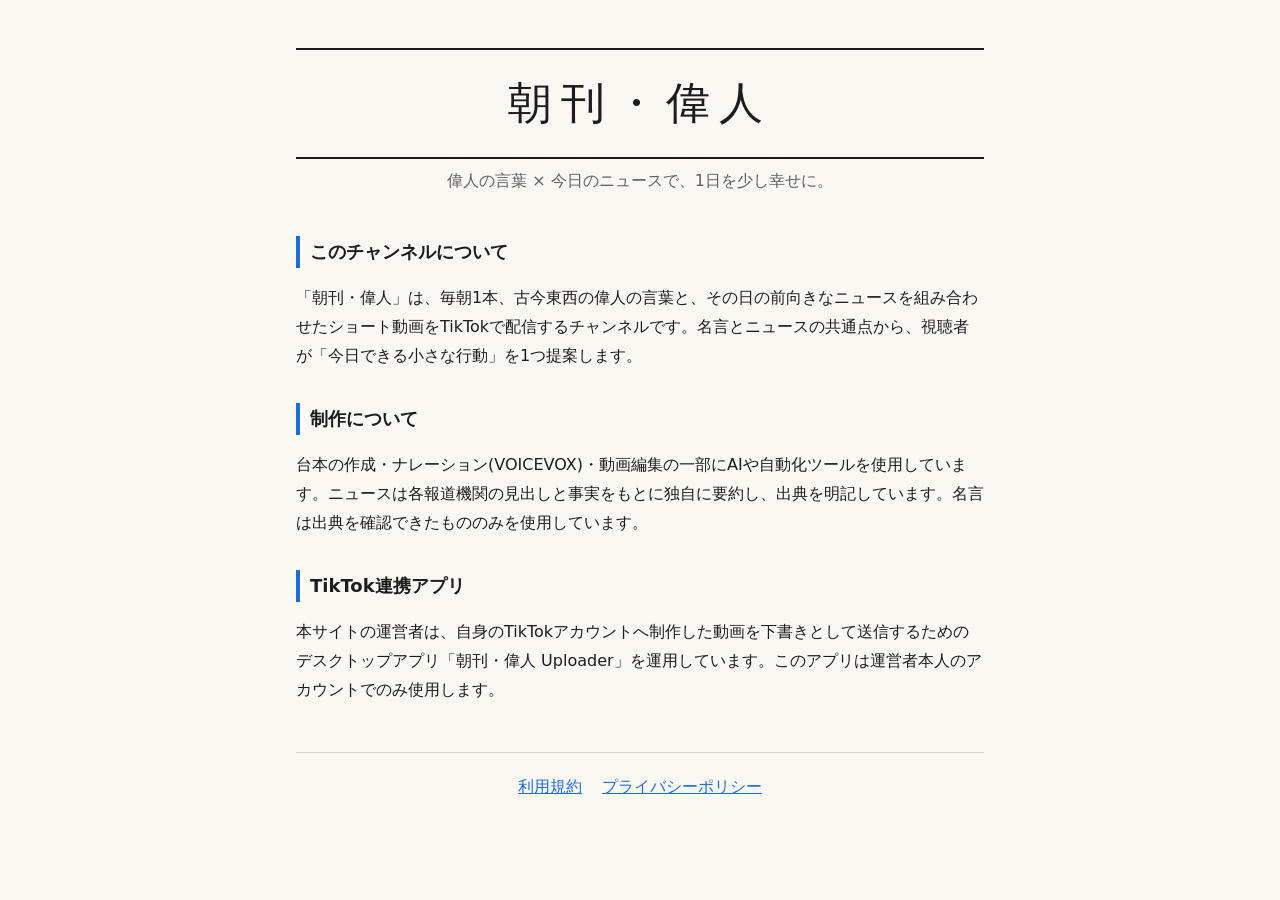
<file: index.html>
<!doctype html><html lang="ja"><head><meta charset="utf-8"><meta name="viewport" content="width=device-width,initial-scale=1">
<title>朝刊・偉人</title><meta name="description" content="偉人の言葉と今日のニュースで、1日を少し幸せに。毎朝配信のショート動画チャンネル。"><link rel="stylesheet" href="style.css"></head>
<body><main>
<div class="masthead">朝刊・偉人</div>
<p class="tag">偉人の言葉 × 今日のニュースで、1日を少し幸せに。</p>
<h2>このチャンネルについて</h2>
<p>「朝刊・偉人」は、毎朝1本、古今東西の偉人の言葉と、その日の前向きなニュースを組み合わせたショート動画をTikTokで配信するチャンネルです。名言とニュースの共通点から、視聴者が「今日できる小さな行動」を1つ提案します。</p>
<h2>制作について</h2>
<p>台本の作成・ナレーション(VOICEVOX)・動画編集の一部にAIや自動化ツールを使用しています。ニュースは各報道機関の見出しと事実をもとに独自に要約し、出典を明記しています。名言は出典を確認できたもののみを使用しています。</p>
<h2>TikTok連携アプリ</h2>
<p>本サイトの運営者は、自身のTikTokアカウントへ制作した動画を下書きとして送信するためのデスクトップアプリ「朝刊・偉人 Uploader」を運用しています。このアプリは運営者本人のアカウントでのみ使用します。</p>
<nav><a href="terms.html">利用規約</a><a href="privacy.html">プライバシーポリシー</a></nav>
</main></body></html>
</file>
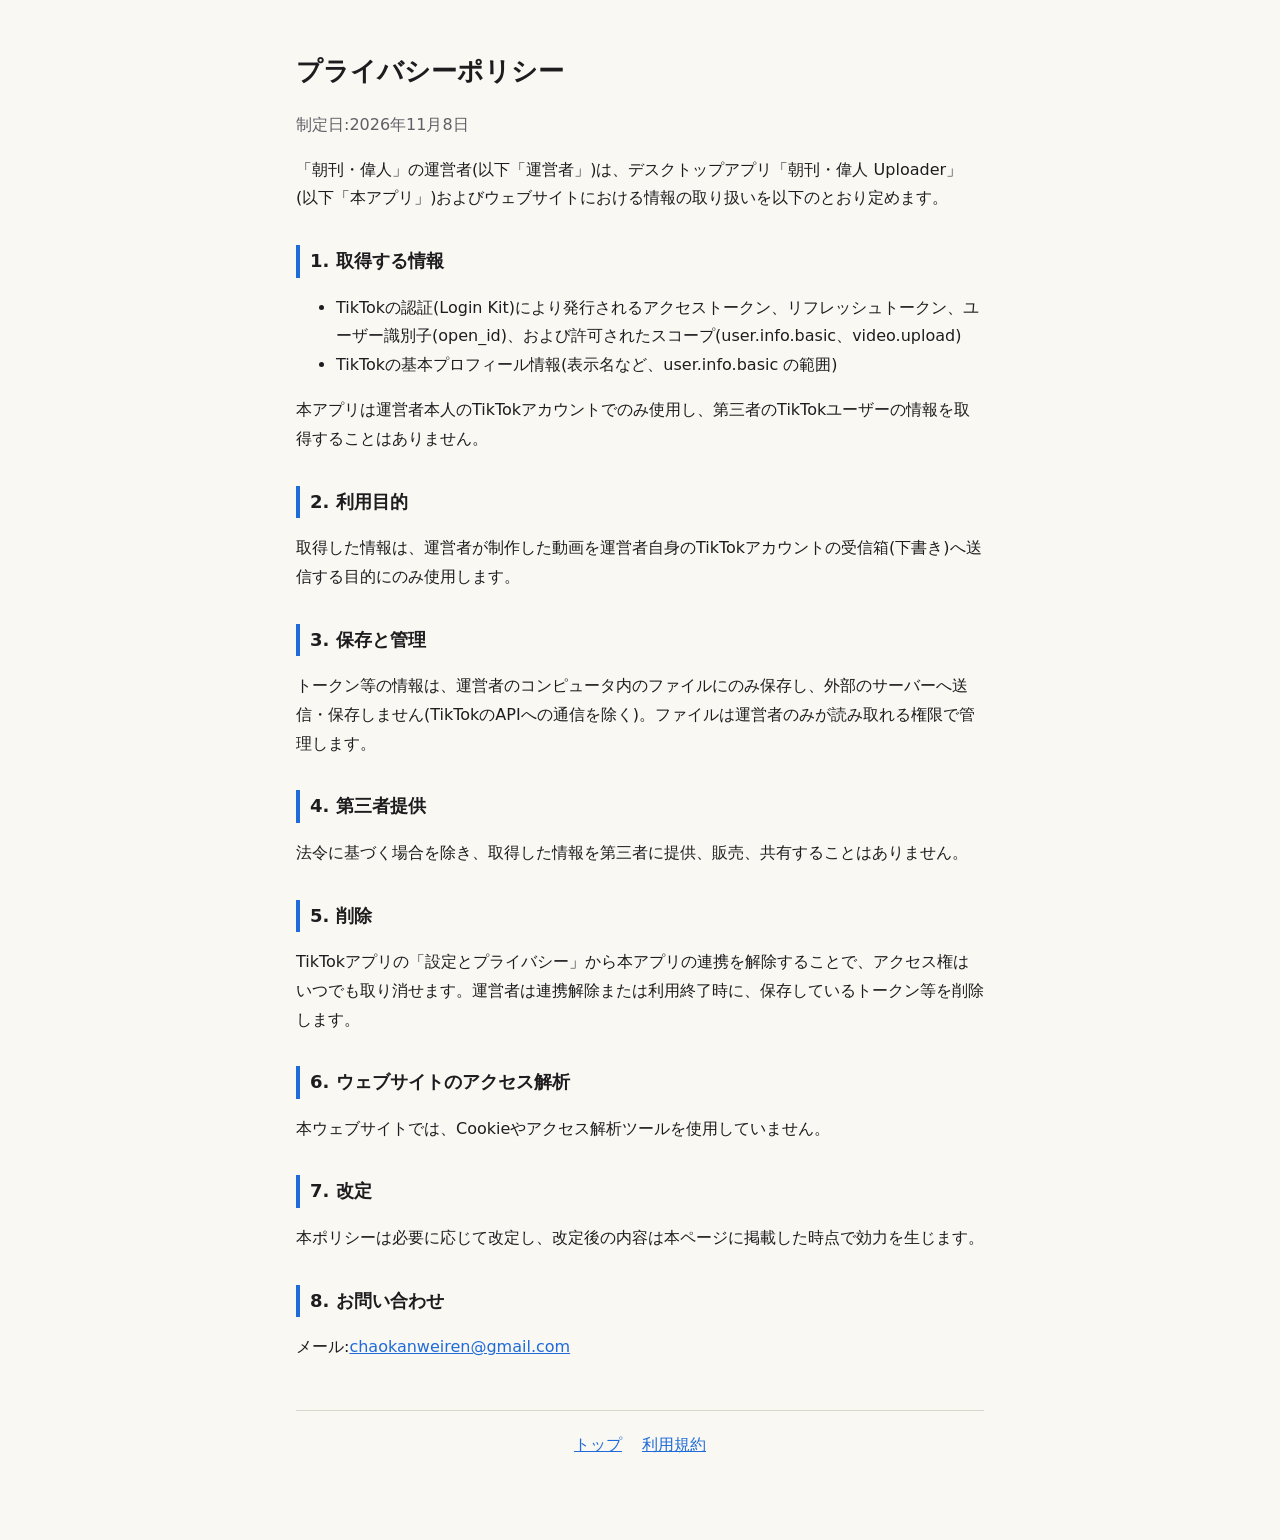
<file: privacy.html>
<!doctype html><html lang="ja"><head><meta charset="utf-8"><meta name="viewport" content="width=device-width,initial-scale=1">
<title>プライバシーポリシー | 朝刊・偉人</title><link rel="stylesheet" href="style.css"></head>
<body><main>
<h1>プライバシーポリシー</h1><p class="muted">制定日:2026年11月8日</p>
<p>「朝刊・偉人」の運営者(以下「運営者」)は、デスクトップアプリ「朝刊・偉人 Uploader」(以下「本アプリ」)およびウェブサイトにおける情報の取り扱いを以下のとおり定めます。</p>
<h2>1. 取得する情報</h2>
<ul>
<li>TikTokの認証(Login Kit)により発行されるアクセストークン、リフレッシュトークン、ユーザー識別子(open_id)、および許可されたスコープ(user.info.basic、video.upload)</li>
<li>TikTokの基本プロフィール情報(表示名など、user.info.basic の範囲)</li>
</ul>
<p>本アプリは運営者本人のTikTokアカウントでのみ使用し、第三者のTikTokユーザーの情報を取得することはありません。</p>
<h2>2. 利用目的</h2>
<p>取得した情報は、運営者が制作した動画を運営者自身のTikTokアカウントの受信箱(下書き)へ送信する目的にのみ使用します。</p>
<h2>3. 保存と管理</h2>
<p>トークン等の情報は、運営者のコンピュータ内のファイルにのみ保存し、外部のサーバーへ送信・保存しません(TikTokのAPIへの通信を除く)。ファイルは運営者のみが読み取れる権限で管理します。</p>
<h2>4. 第三者提供</h2>
<p>法令に基づく場合を除き、取得した情報を第三者に提供、販売、共有することはありません。</p>
<h2>5. 削除</h2>
<p>TikTokアプリの「設定とプライバシー」から本アプリの連携を解除することで、アクセス権はいつでも取り消せます。運営者は連携解除または利用終了時に、保存しているトークン等を削除します。</p>
<h2>6. ウェブサイトのアクセス解析</h2>
<p>本ウェブサイトでは、Cookieやアクセス解析ツールを使用していません。</p>
<h2>7. 改定</h2>
<p>本ポリシーは必要に応じて改定し、改定後の内容は本ページに掲載した時点で効力を生じます。</p>
<h2>8. お問い合わせ</h2>
<p>メール:<a href="mailto:chaokanweiren@gmail.com">chaokanweiren@gmail.com</a></p>
<nav><a href="index.html">トップ</a><a href="terms.html">利用規約</a></nav>
</main></body></html>
</file>
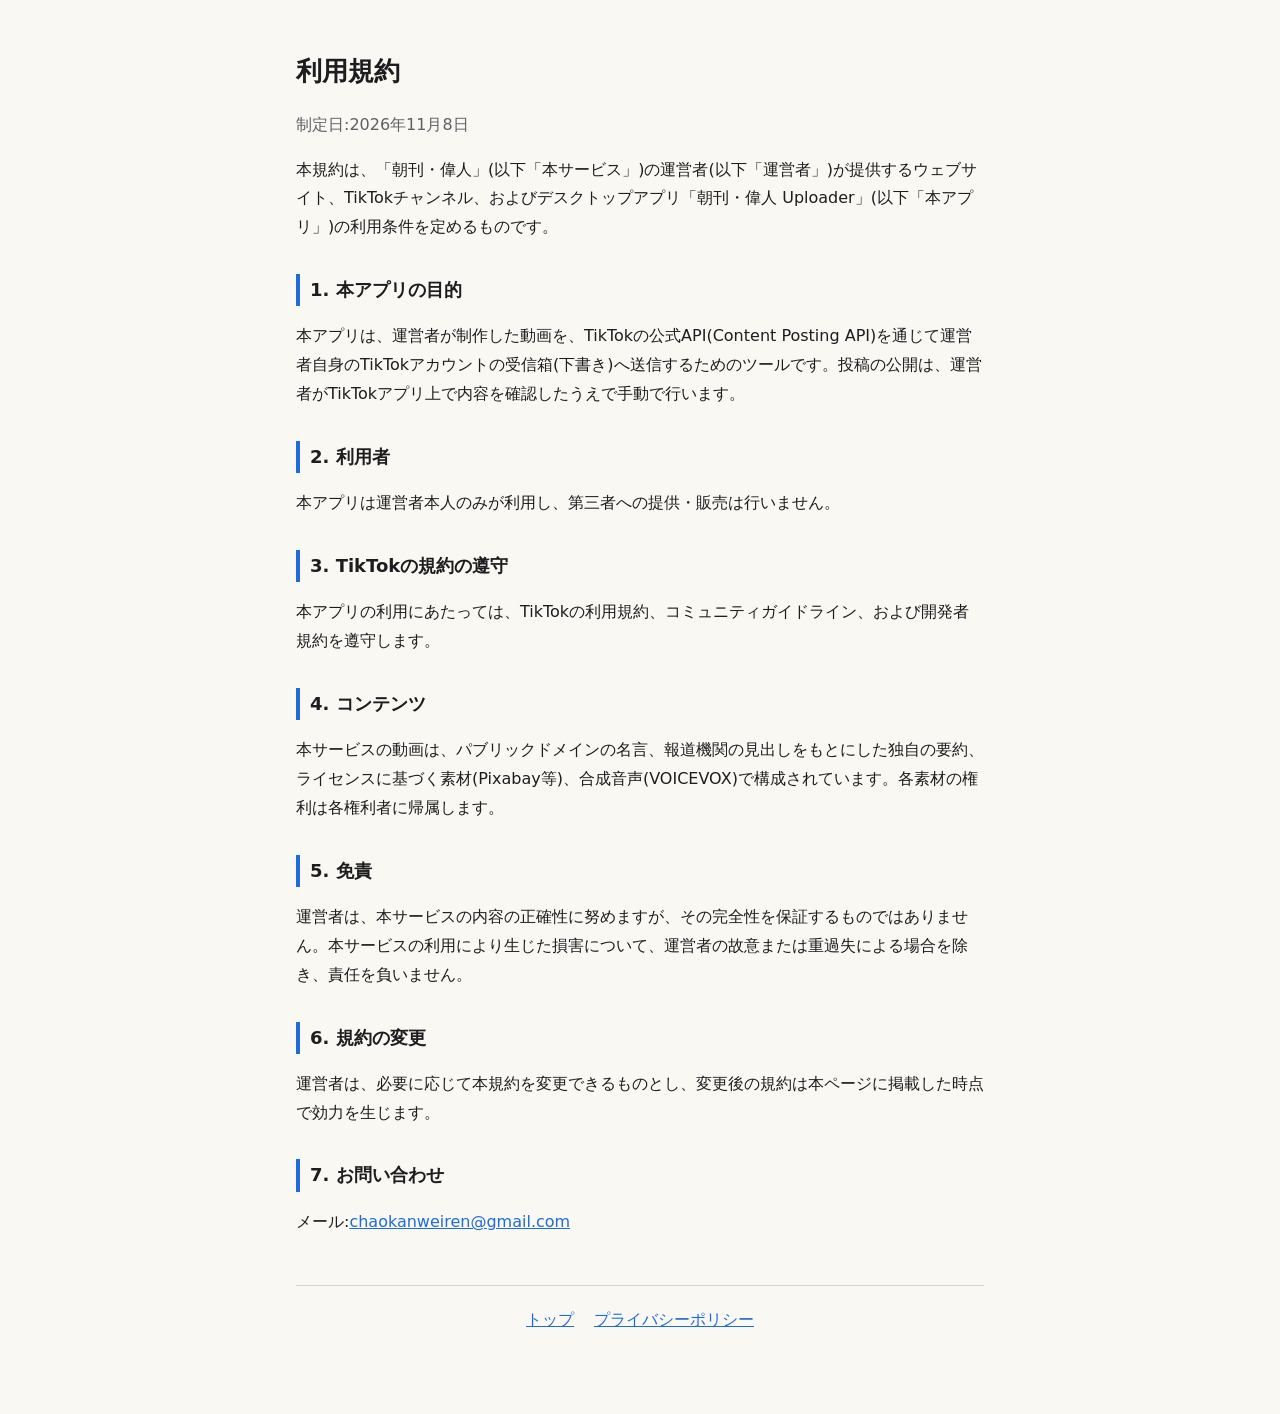
<file: terms.html>
<!doctype html><html lang="ja"><head><meta charset="utf-8"><meta name="viewport" content="width=device-width,initial-scale=1">
<title>利用規約 | 朝刊・偉人</title><link rel="stylesheet" href="style.css"></head>
<body><main>
<h1>利用規約</h1><p class="muted">制定日:2026年11月8日</p>
<p>本規約は、「朝刊・偉人」(以下「本サービス」)の運営者(以下「運営者」)が提供するウェブサイト、TikTokチャンネル、およびデスクトップアプリ「朝刊・偉人 Uploader」(以下「本アプリ」)の利用条件を定めるものです。</p>
<h2>1. 本アプリの目的</h2>
<p>本アプリは、運営者が制作した動画を、TikTokの公式API(Content Posting API)を通じて運営者自身のTikTokアカウントの受信箱(下書き)へ送信するためのツールです。投稿の公開は、運営者がTikTokアプリ上で内容を確認したうえで手動で行います。</p>
<h2>2. 利用者</h2>
<p>本アプリは運営者本人のみが利用し、第三者への提供・販売は行いません。</p>
<h2>3. TikTokの規約の遵守</h2>
<p>本アプリの利用にあたっては、TikTokの利用規約、コミュニティガイドライン、および開発者規約を遵守します。</p>
<h2>4. コンテンツ</h2>
<p>本サービスの動画は、パブリックドメインの名言、報道機関の見出しをもとにした独自の要約、ライセンスに基づく素材(Pixabay等)、合成音声(VOICEVOX)で構成されています。各素材の権利は各権利者に帰属します。</p>
<h2>5. 免責</h2>
<p>運営者は、本サービスの内容の正確性に努めますが、その完全性を保証するものではありません。本サービスの利用により生じた損害について、運営者の故意または重過失による場合を除き、責任を負いません。</p>
<h2>6. 規約の変更</h2>
<p>運営者は、必要に応じて本規約を変更できるものとし、変更後の規約は本ページに掲載した時点で効力を生じます。</p>
<h2>7. お問い合わせ</h2>
<p>メール:<a href="mailto:chaokanweiren@gmail.com">chaokanweiren@gmail.com</a></p>
<nav><a href="index.html">トップ</a><a href="privacy.html">プライバシーポリシー</a></nav>
</main></body></html>
</file>
<file: style.css>
:root{--bg:#faf8f3;--fg:#1d1d1f;--muted:#5f5f66;--line:#d9d4c7;--accent:#1e6bd9}
@media (prefers-color-scheme:dark){:root{--bg:#141416;--fg:#ecebe8;--muted:#a3a2a8;--line:#34343a;--accent:#7fb0ff}}
*{box-sizing:border-box}body{margin:0;background:var(--bg);color:var(--fg);font-family:"Hiragino Sans","Noto Sans JP",system-ui,sans-serif;line-height:1.8}
main{max-width:720px;margin:0 auto;padding:48px 16px 80px}
.masthead{text-align:center;border-top:2px solid var(--fg);border-bottom:2px solid var(--fg);padding:14px 0;margin-bottom:8px;font-family:"Hiragino Mincho ProN","Noto Serif JP",serif;font-size:44px;letter-spacing:.2em}
.tag{text-align:center;color:var(--muted);margin:0 0 40px}
h1{font-size:26px;margin:0 0 8px}h2{font-size:18px;margin:32px 0 8px;border-left:4px solid var(--accent);padding-left:10px}
p,li{color:var(--fg)}small,.muted{color:var(--muted)}a{color:var(--accent)}
nav{display:flex;gap:20px;justify-content:center;flex-wrap:wrap;margin-top:48px;padding-top:20px;border-top:1px solid var(--line)}
</file>
